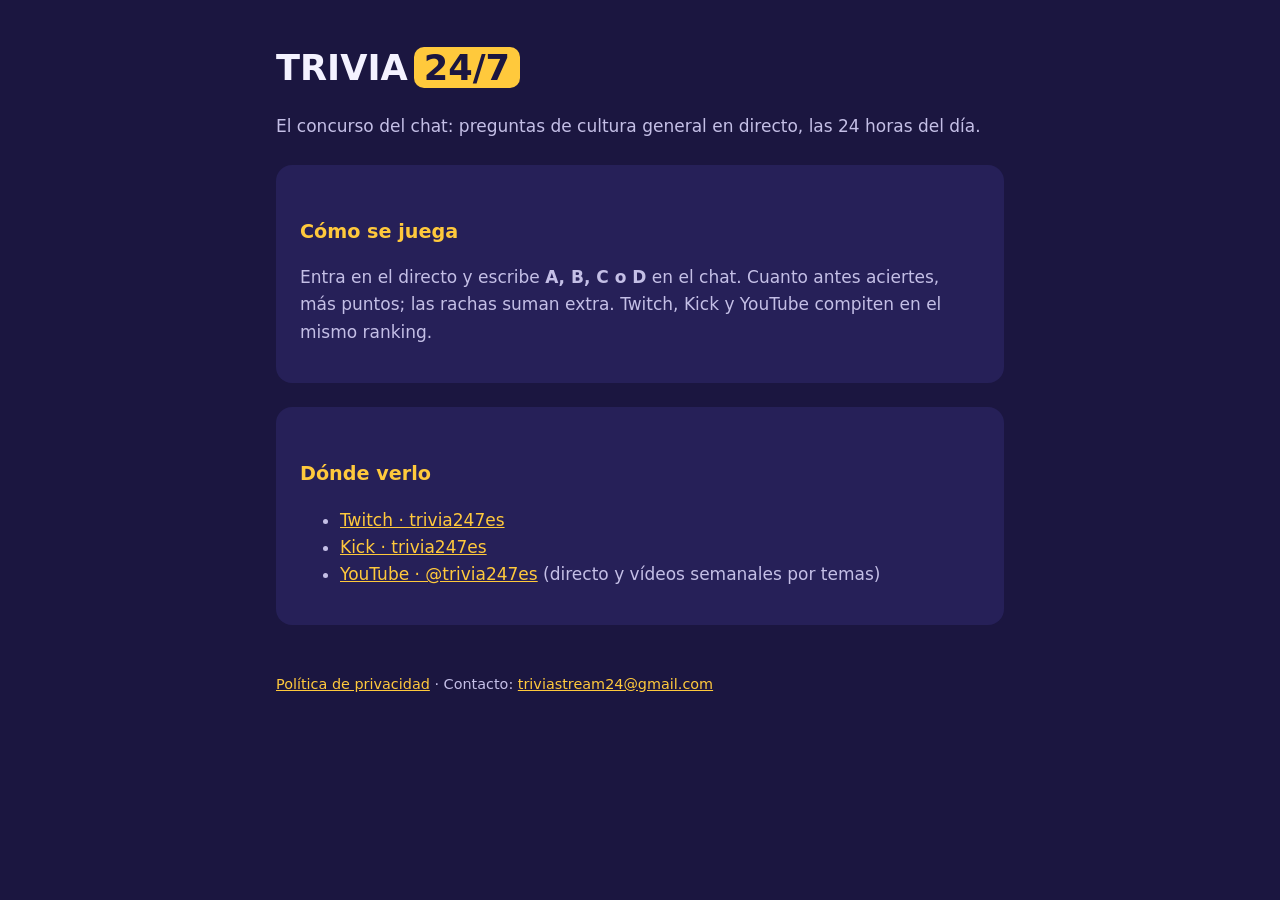
<file: index.html>
<!doctype html>
<html lang="es">
<head>
<meta charset="utf-8">
<meta name="viewport" content="width=device-width,initial-scale=1">
<title>Trivia 24/7</title>
<meta name="description" content="Trivia 24/7: concurso de preguntas en directo las 24 horas. Juega escribiendo A, B, C o D en el chat.">
<link rel="stylesheet" href="style.css">
</head>
<body>
<main>
  <h1>TRIVIA<span>24/7</span></h1>
  <p>El concurso del chat: preguntas de cultura general en directo, las 24 horas del día.</p>

  <div class="card">
    <h2>Cómo se juega</h2>
    <p>Entra en el directo y escribe <strong>A, B, C o D</strong> en el chat. Cuanto antes aciertes, más puntos; las rachas suman extra. Twitch, Kick y YouTube compiten en el mismo ranking.</p>
  </div>

  <div class="card">
    <h2>Dónde verlo</h2>
    <ul>
      <li><a href="https://www.twitch.tv/trivia247es">Twitch · trivia247es</a></li>
      <li><a href="https://kick.com/trivia247es">Kick · trivia247es</a></li>
      <li><a href="https://www.youtube.com/@trivia247es">YouTube · @trivia247es</a> (directo y vídeos semanales por temas)</li>
    </ul>
  </div>

  <footer>
    <a href="privacidad.html">Política de privacidad</a> · Contacto: <a href="mailto:triviastream24@gmail.com">triviastream24@gmail.com</a>
  </footer>
</main>
</body>
</html>
</file>
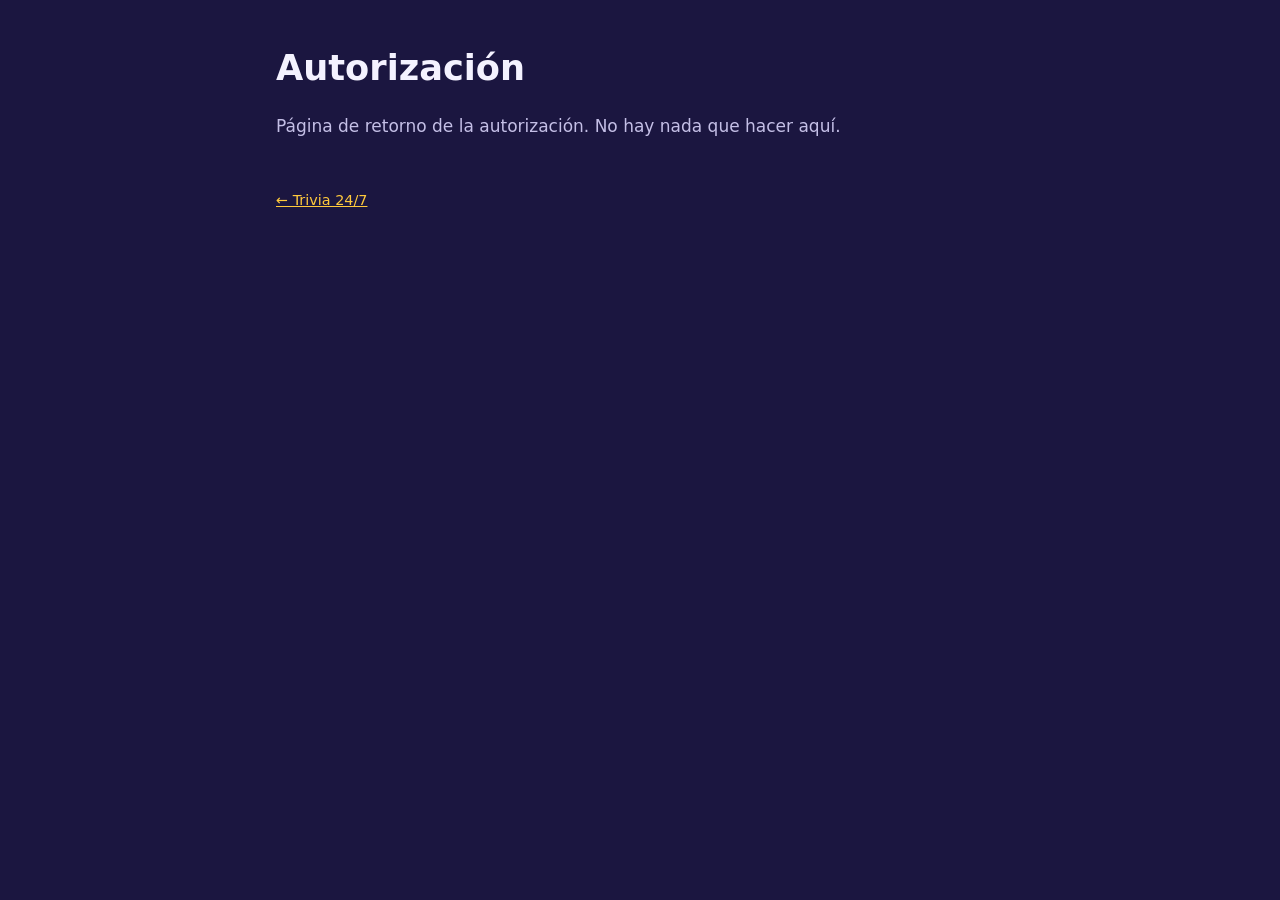
<file: callback.html>
<!doctype html>
<html lang="es">
<head>
<meta charset="utf-8">
<meta name="viewport" content="width=device-width,initial-scale=1">
<meta name="robots" content="noindex">
<title>Autorización · Trivia 24/7</title>
<link rel="stylesheet" href="style.css">
</head>
<body>
<main>
  <h1>Autorización</h1>
  <p id="msg">Copia esta dirección completa (la barra del navegador) y pégala en el servidor de Trivia 24/7.</p>
  <footer><a href="index.html">← Trivia 24/7</a></footer>
</main>
<script>
  var p = new URLSearchParams(location.search);
  if (p.get('error')) document.getElementById('msg').textContent = 'Error: ' + p.get('error') + ' ' + (p.get('error_description') || '');
  else if (!p.get('code')) document.getElementById('msg').textContent = 'Página de retorno de la autorización. No hay nada que hacer aquí.';
</script>
</body>
</html>
</file>
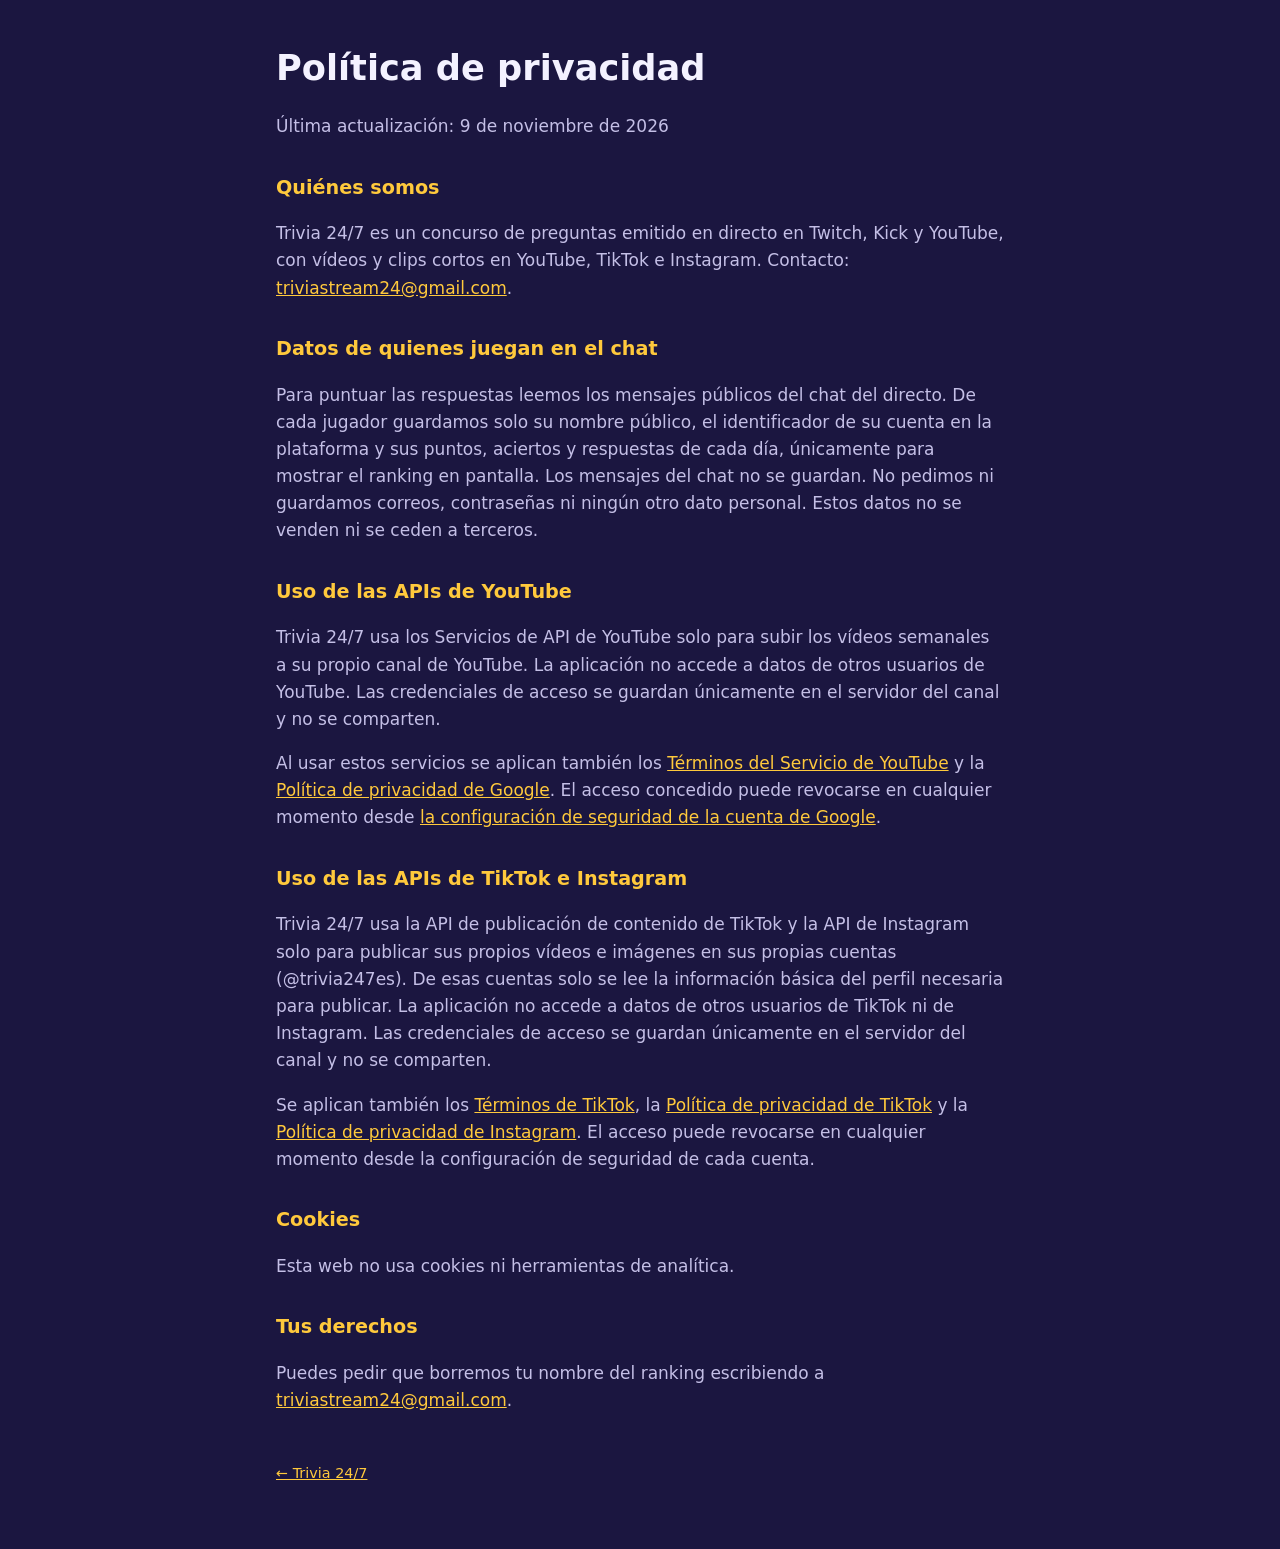
<file: privacidad.html>
<!doctype html>
<html lang="es">
<head>
<meta charset="utf-8">
<meta name="viewport" content="width=device-width,initial-scale=1">
<title>Privacidad · Trivia 24/7</title>
<link rel="stylesheet" href="style.css">
</head>
<body>
<main>
  <h1>Política de privacidad</h1>
  <p>Última actualización: 9 de noviembre de 2026</p>

  <h2>Quiénes somos</h2>
  <p>Trivia 24/7 es un concurso de preguntas emitido en directo en Twitch, Kick y YouTube, con vídeos y clips cortos en YouTube, TikTok e Instagram. Contacto: <a href="mailto:triviastream24@gmail.com">triviastream24@gmail.com</a>.</p>

  <h2>Datos de quienes juegan en el chat</h2>
  <p>Para puntuar las respuestas leemos los mensajes públicos del chat del directo. De cada jugador guardamos solo su nombre público, el identificador de su cuenta en la plataforma y sus puntos, aciertos y respuestas de cada día, únicamente para mostrar el ranking en pantalla. Los mensajes del chat no se guardan. No pedimos ni guardamos correos, contraseñas ni ningún otro dato personal. Estos datos no se venden ni se ceden a terceros.</p>

  <h2>Uso de las APIs de YouTube</h2>
  <p>Trivia 24/7 usa los Servicios de API de YouTube solo para subir los vídeos semanales a su propio canal de YouTube. La aplicación no accede a datos de otros usuarios de YouTube. Las credenciales de acceso se guardan únicamente en el servidor del canal y no se comparten.</p>
  <p>Al usar estos servicios se aplican también los <a href="https://www.youtube.com/t/terms">Términos del Servicio de YouTube</a> y la <a href="https://policies.google.com/privacy">Política de privacidad de Google</a>. El acceso concedido puede revocarse en cualquier momento desde <a href="https://myaccount.google.com/permissions">la configuración de seguridad de la cuenta de Google</a>.</p>

  <h2>Uso de las APIs de TikTok e Instagram</h2>
  <p>Trivia 24/7 usa la API de publicación de contenido de TikTok y la API de Instagram solo para publicar sus propios vídeos e imágenes en sus propias cuentas (@trivia247es). De esas cuentas solo se lee la información básica del perfil necesaria para publicar. La aplicación no accede a datos de otros usuarios de TikTok ni de Instagram. Las credenciales de acceso se guardan únicamente en el servidor del canal y no se comparten.</p>
  <p>Se aplican también los <a href="https://www.tiktok.com/legal/terms-of-service">Términos de TikTok</a>, la <a href="https://www.tiktok.com/legal/privacy-policy">Política de privacidad de TikTok</a> y la <a href="https://privacycenter.instagram.com/policy">Política de privacidad de Instagram</a>. El acceso puede revocarse en cualquier momento desde la configuración de seguridad de cada cuenta.</p>

  <h2>Cookies</h2>
  <p>Esta web no usa cookies ni herramientas de analítica.</p>

  <h2>Tus derechos</h2>
  <p>Puedes pedir que borremos tu nombre del ranking escribiendo a <a href="mailto:triviastream24@gmail.com">triviastream24@gmail.com</a>.</p>

  <footer><a href="index.html">← Trivia 24/7</a></footer>
</main>
</body>
</html>
</file>
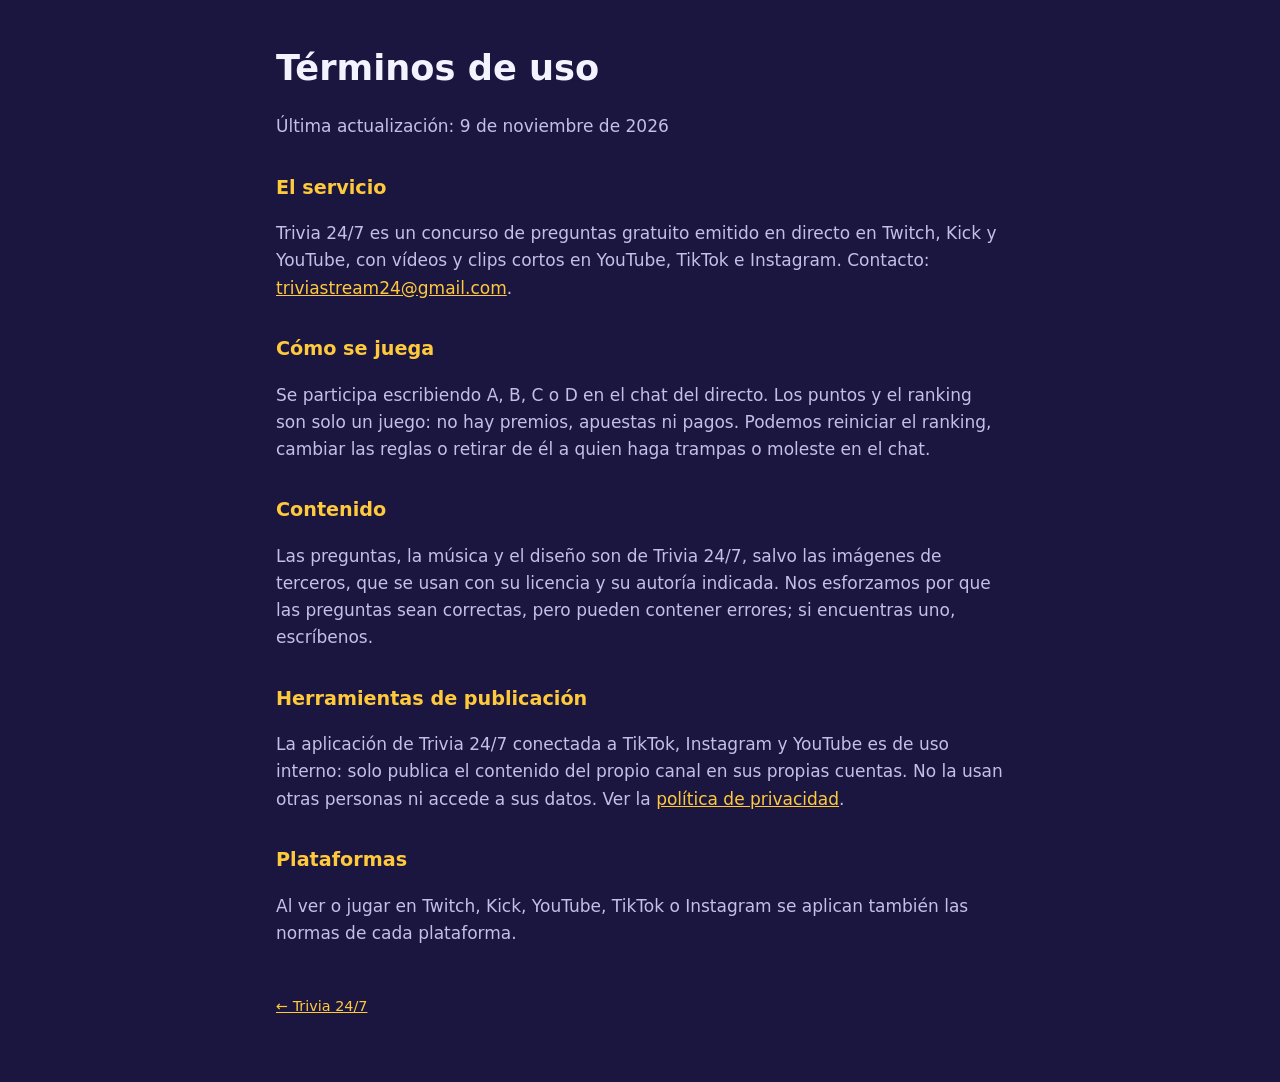
<file: terminos.html>
<!doctype html>
<html lang="es">
<head>
<meta charset="utf-8">
<meta name="viewport" content="width=device-width,initial-scale=1">
<title>Términos · Trivia 24/7</title>
<link rel="stylesheet" href="style.css">
</head>
<body>
<main>
  <h1>Términos de uso</h1>
  <p>Última actualización: 9 de noviembre de 2026</p>

  <h2>El servicio</h2>
  <p>Trivia 24/7 es un concurso de preguntas gratuito emitido en directo en Twitch, Kick y YouTube, con vídeos y clips cortos en YouTube, TikTok e Instagram. Contacto: <a href="mailto:triviastream24@gmail.com">triviastream24@gmail.com</a>.</p>

  <h2>Cómo se juega</h2>
  <p>Se participa escribiendo A, B, C o D en el chat del directo. Los puntos y el ranking son solo un juego: no hay premios, apuestas ni pagos. Podemos reiniciar el ranking, cambiar las reglas o retirar de él a quien haga trampas o moleste en el chat.</p>

  <h2>Contenido</h2>
  <p>Las preguntas, la música y el diseño son de Trivia 24/7, salvo las imágenes de terceros, que se usan con su licencia y su autoría indicada. Nos esforzamos por que las preguntas sean correctas, pero pueden contener errores; si encuentras uno, escríbenos.</p>

  <h2>Herramientas de publicación</h2>
  <p>La aplicación de Trivia 24/7 conectada a TikTok, Instagram y YouTube es de uso interno: solo publica el contenido del propio canal en sus propias cuentas. No la usan otras personas ni accede a sus datos. Ver la <a href="privacidad.html">política de privacidad</a>.</p>

  <h2>Plataformas</h2>
  <p>Al ver o jugar en Twitch, Kick, YouTube, TikTok o Instagram se aplican también las normas de cada plataforma.</p>

  <footer><a href="index.html">← Trivia 24/7</a></footer>
</main>
</body>
</html>
</file>
<file: style.css>
:root{--bg:#1b1640;--card:#262058;--text:#f4f2ff;--dim:#c4bfe6;--gold:#ffc93c}
*{box-sizing:border-box}
body{margin:0;background:var(--bg);color:var(--text);font:17px/1.6 system-ui,-apple-system,"Segoe UI",Roboto,sans-serif}
main{max-width:760px;margin:0 auto;padding:40px 16px 64px}
h1{font-size:2.2rem;margin:0 0 4px}h1 span{background:var(--gold);color:#1b1640;border-radius:10px;padding:0 10px;margin-left:6px}
h2{font-size:1.2rem;margin-top:32px;color:var(--gold)}
p,li{color:var(--dim)}a{color:var(--gold)}
.card{background:var(--card);border-radius:16px;padding:20px 24px;margin-top:24px}
footer{margin-top:48px;font-size:.9rem;color:var(--dim)}
</file>
